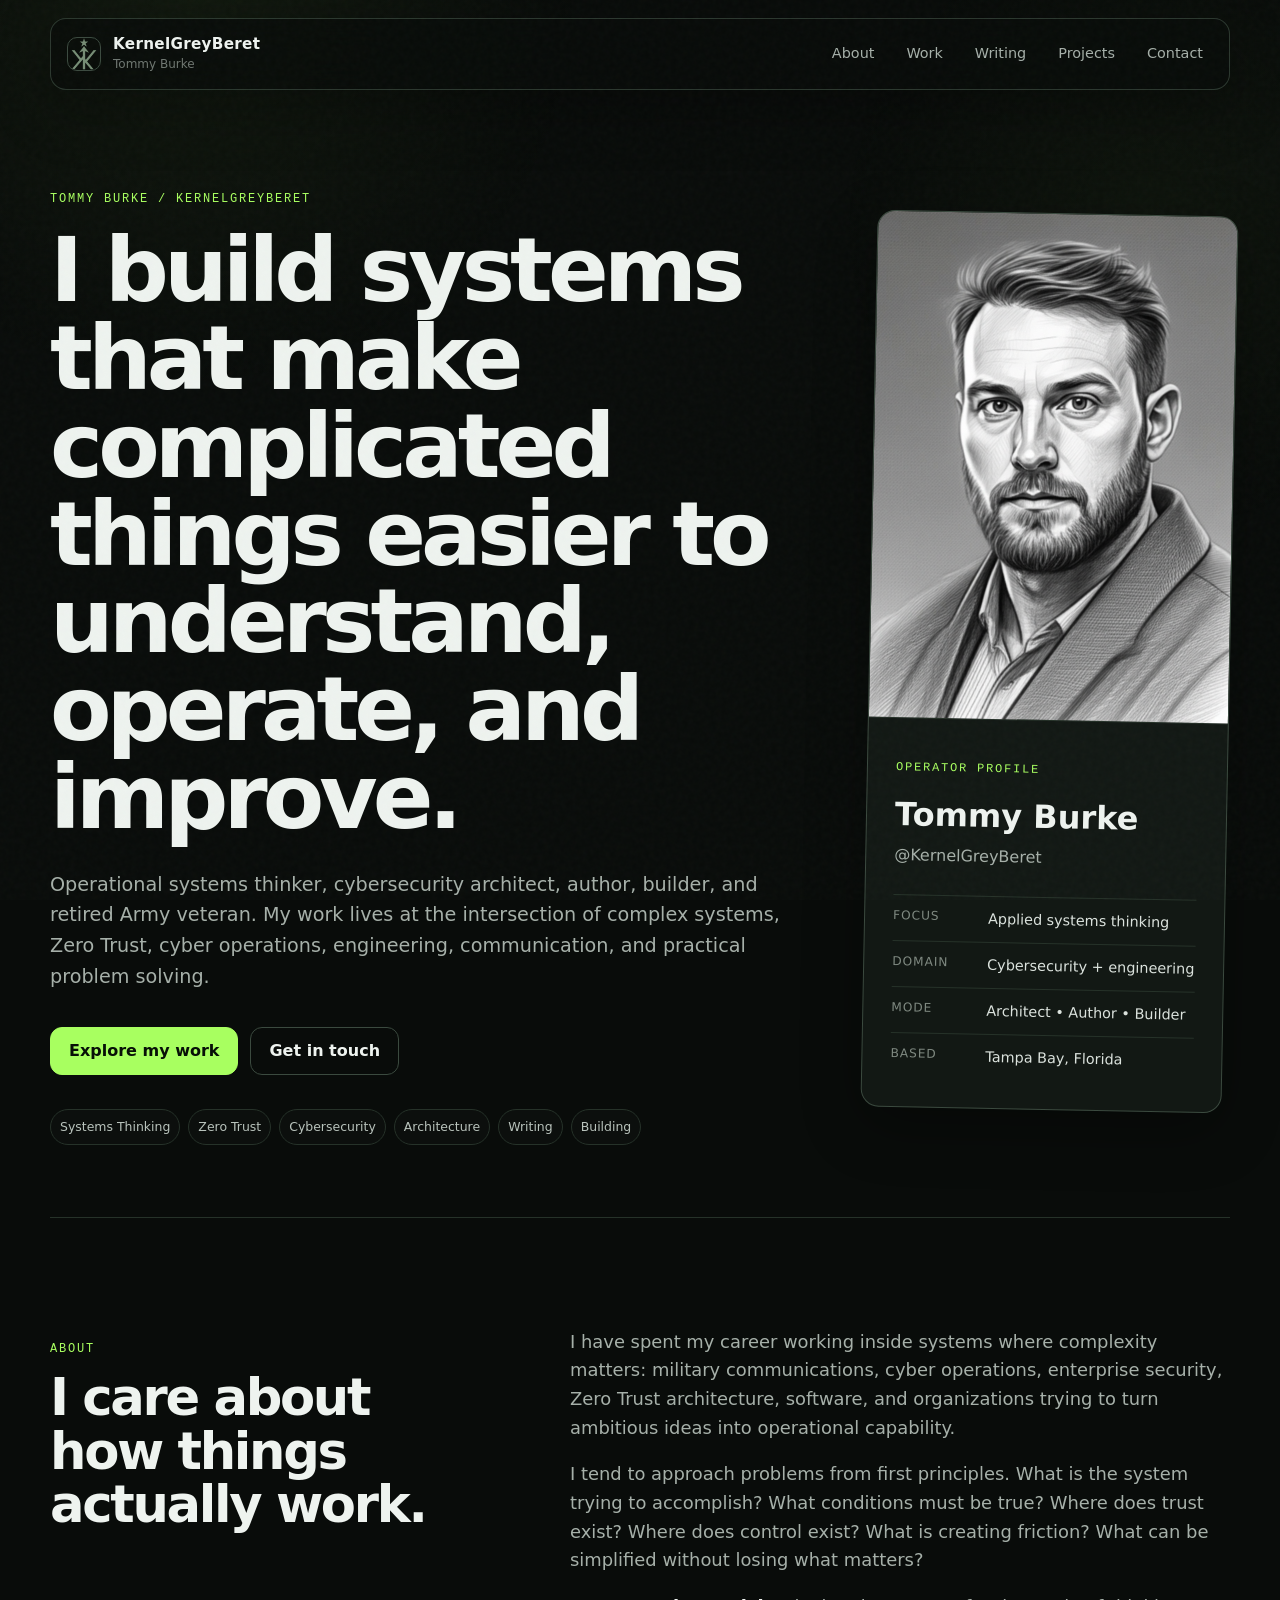
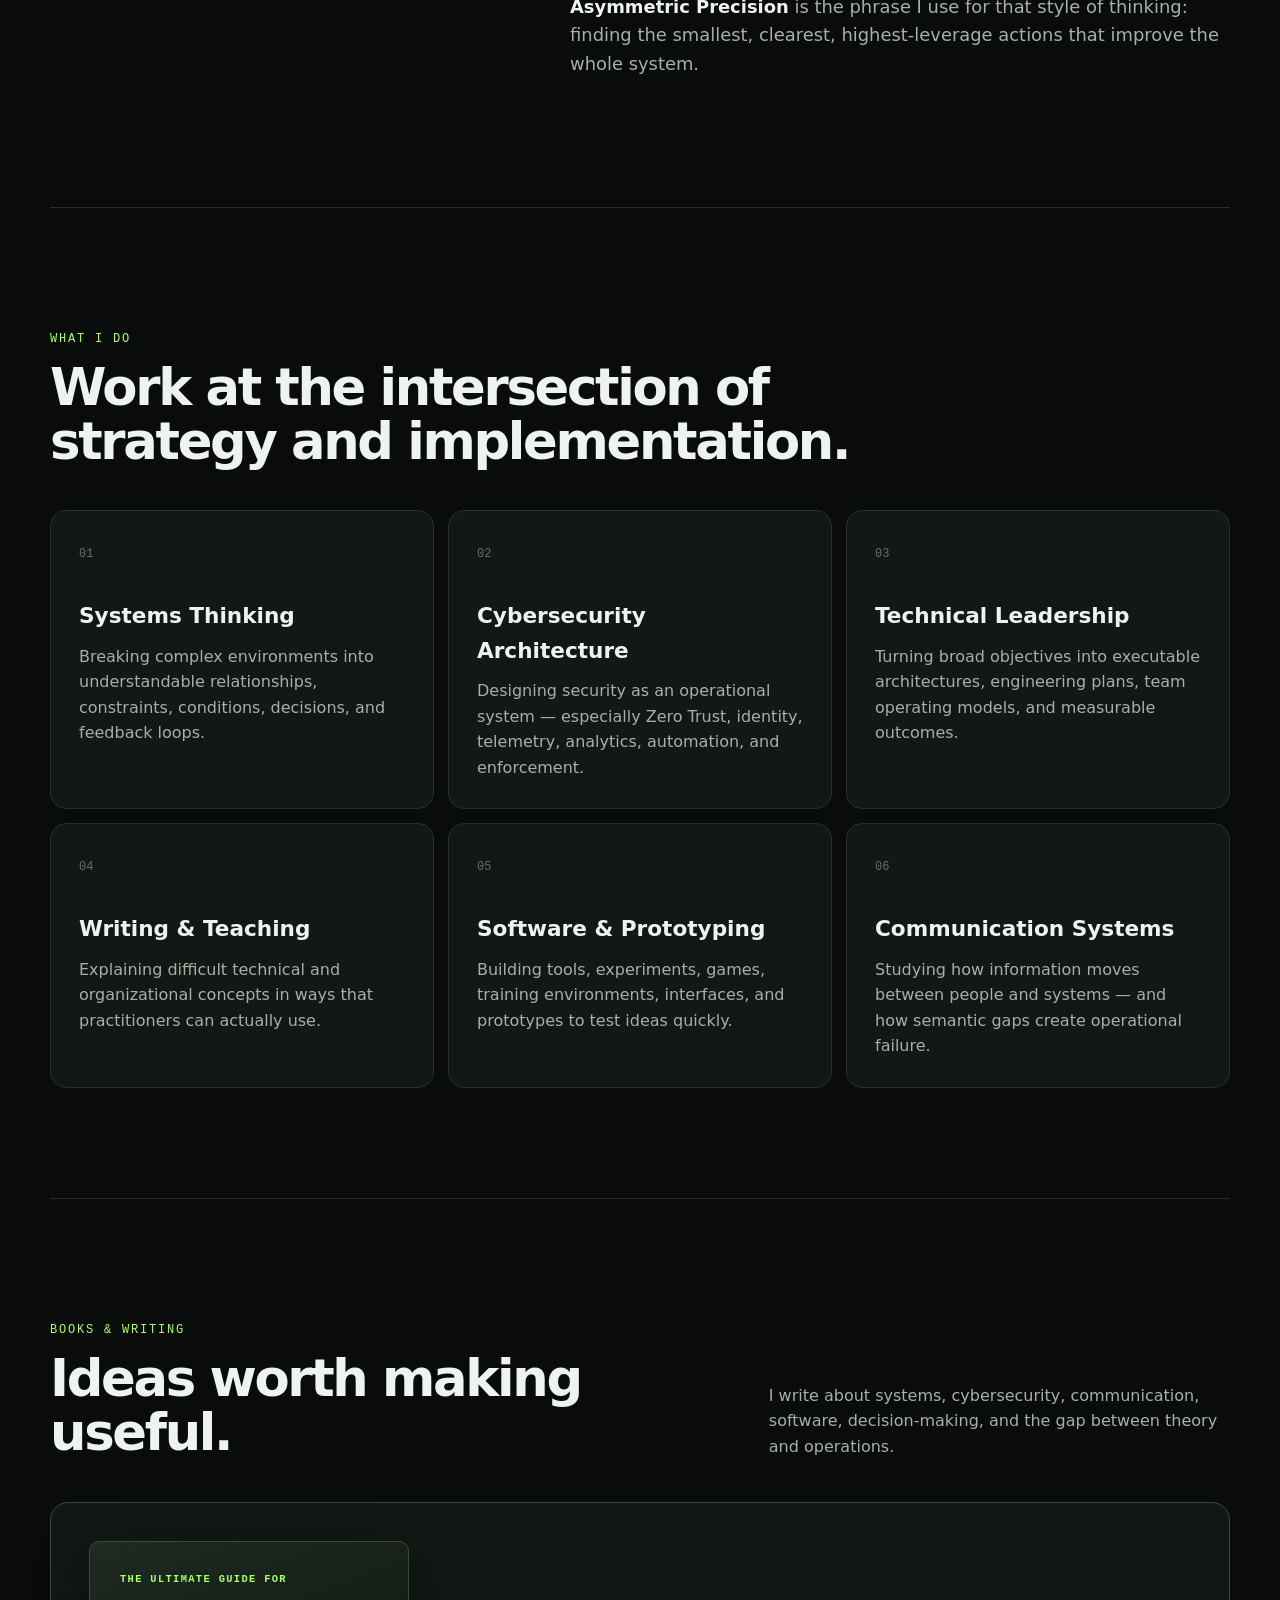
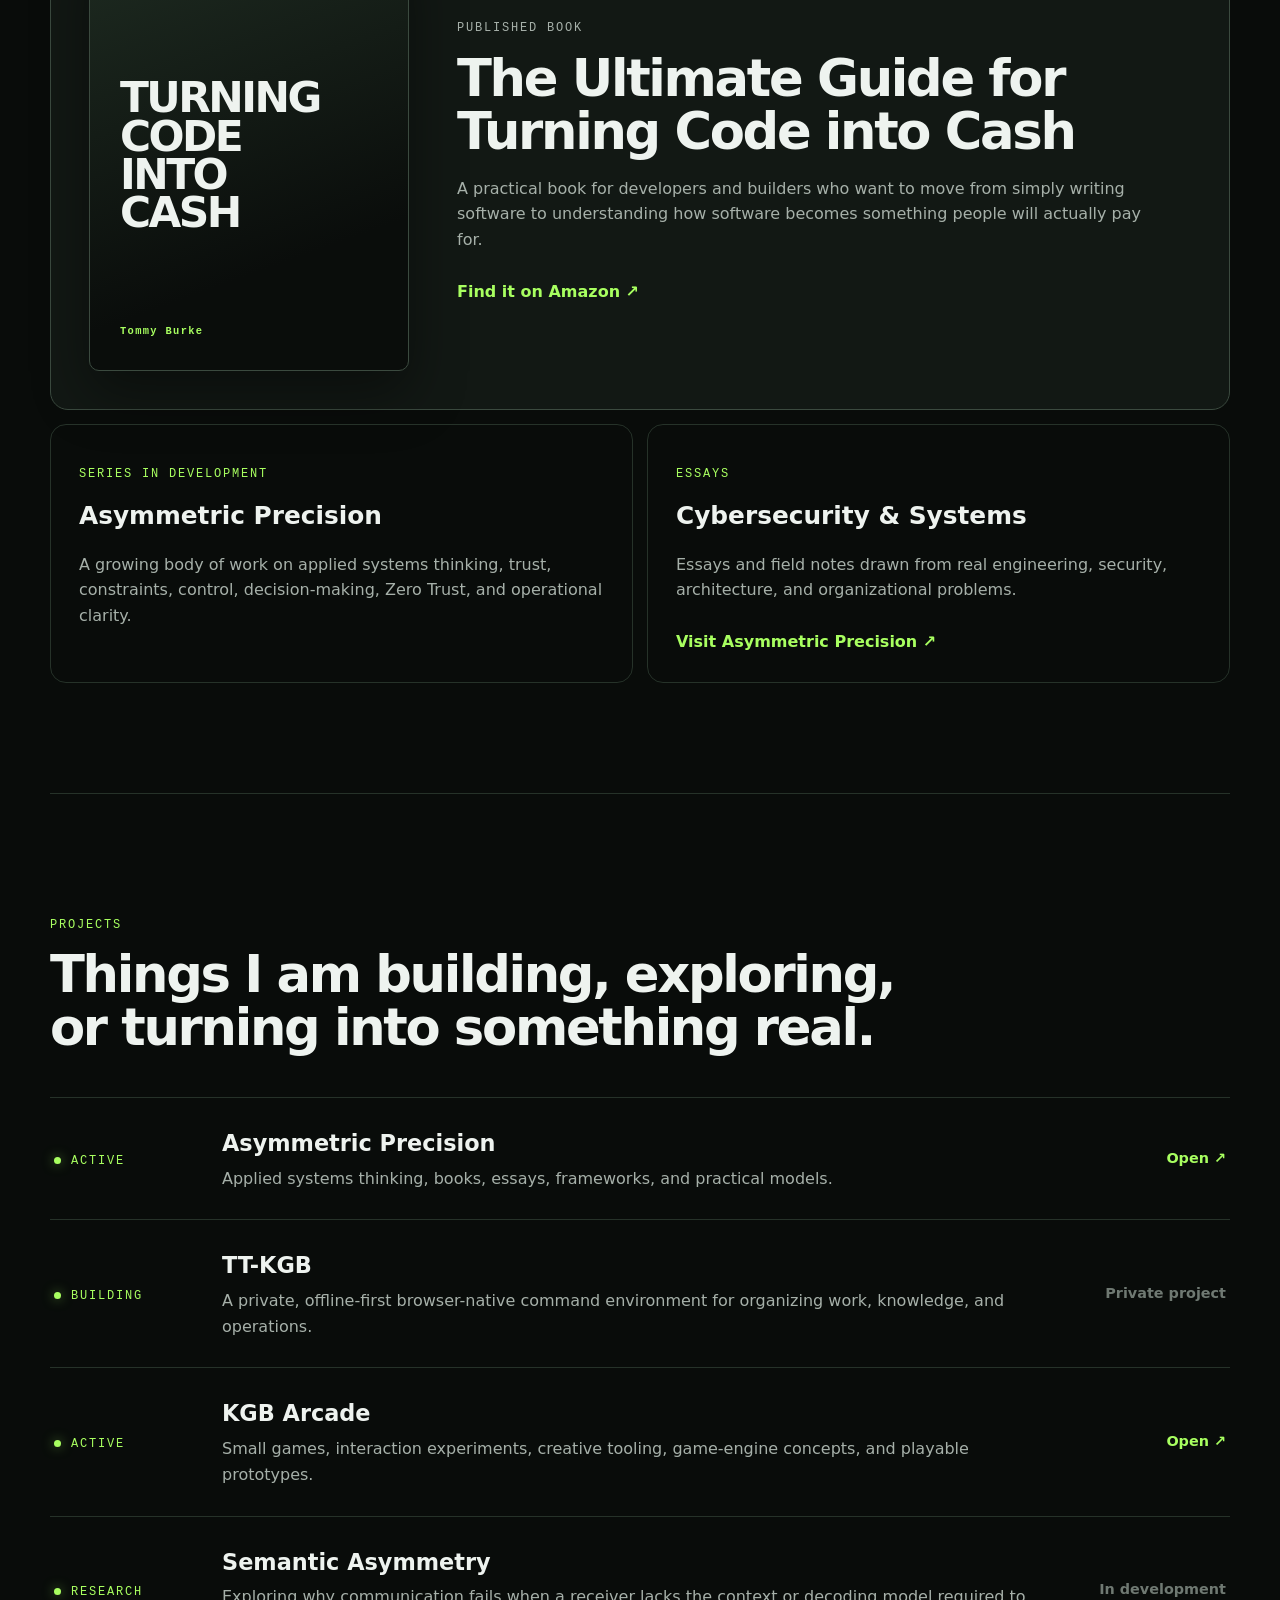
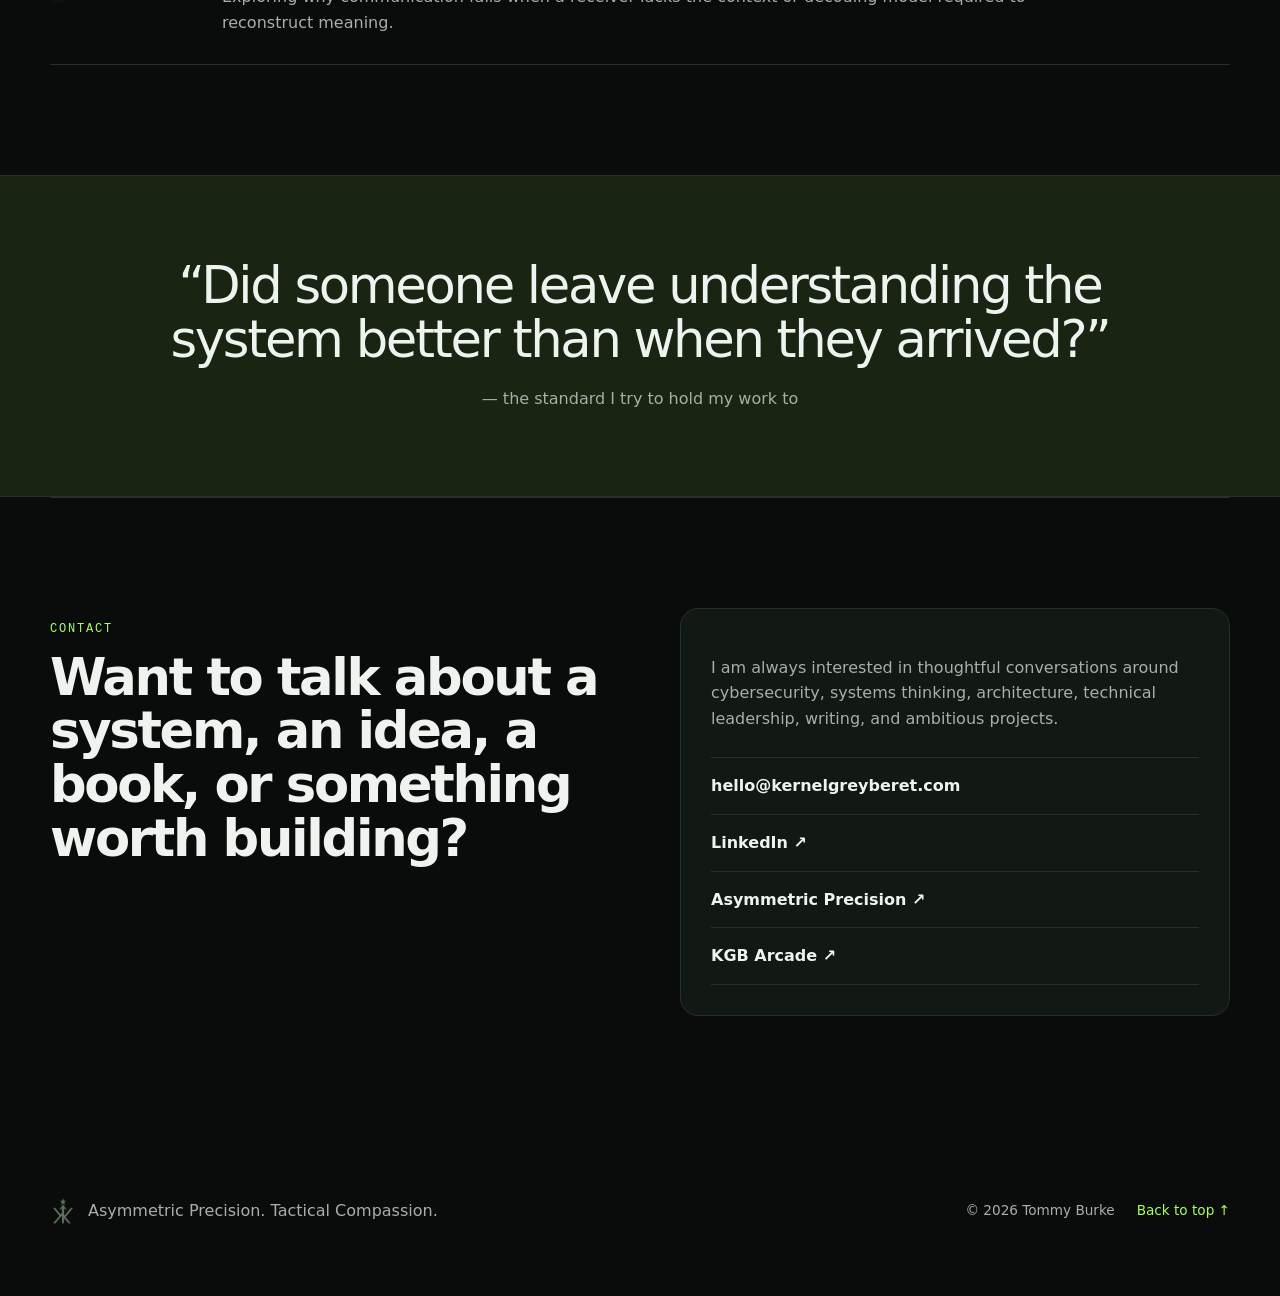
<file: index.html>
<!DOCTYPE html>
<html lang="en">
<head>
  <meta charset="UTF-8" />
  <meta name="viewport" content="width=device-width, initial-scale=1.0" />
  <meta name="description" content="Tommy Burke — KernelGreyBeret. Operational systems thinker, cybersecurity architect, author, builder, and veteran." />
  <meta name="theme-color" content="#0a0d0b" />
  <meta property="og:title" content="Tommy Burke / KernelGreyBeret" />
  <meta property="og:description" content="Operational systems thinker. Cybersecurity architect. Author. Builder." />
  <meta property="og:type" content="website" />
  <meta property="og:url" content="https://kernelgreyberet.com/" />
  <title>Tommy Burke / KernelGreyBeret</title>
  <link rel="icon" href="assets/favicon.png" type="image/png" />
  <link rel="stylesheet" href="assets/styles.css" />
  <script defer src="assets/script.js"></script>
</head>
<body>
  <div class="noise" aria-hidden="true"></div>

  <header class="site-header">
    <a class="brand" href="#top" aria-label="KernelGreyBeret home">
      <img src="assets/sislogo.png" alt="KernelGreyBeret logo" class="brand-mark">
      <span class="brand-copy">
        <strong>KernelGreyBeret</strong>
        <small>Tommy Burke</small>
      </span>
    </a>

    <button class="menu-toggle" type="button" aria-label="Toggle navigation" aria-expanded="false">Menu</button>

    <nav class="site-nav" aria-label="Primary navigation">
      <a href="#about">About</a>
      <a href="#work">Work</a>
      <a href="#writing">Writing</a>
      <a href="#projects">Projects</a>
      <a href="#contact">Contact</a>
    </nav>
  </header>

  <main id="top">
    <section class="hero section-shell">
      <div class="hero-copy">
        <p class="eyebrow">TOMMY BURKE / KERNELGREYBERET</p>
        <h1>I build systems that make complicated things easier to understand, operate, and improve.</h1>
        <p class="hero-lede">
          Operational systems thinker, cybersecurity architect, author, builder, and retired Army veteran.
          My work lives at the intersection of complex systems, Zero Trust, cyber operations, engineering,
          communication, and practical problem solving.
        </p>
        <div class="hero-actions">
          <a class="button button-primary" href="#work">Explore my work</a>
          <a class="button button-secondary" href="#contact">Get in touch</a>
        </div>
        <div class="signal-line" aria-label="Areas of focus">
          <span>Systems Thinking</span>
          <span>Zero Trust</span>
          <span>Cybersecurity</span>
          <span>Architecture</span>
          <span>Writing</span>
          <span>Building</span>
        </div>
      </div>

      <aside class="identity-card" aria-label="Profile summary">
        <div class="avatar-placeholder">
          <img src="assets/tommy-burke.jpg" alt="Tommy Burke" style="width:100%;height:100%;object-fit:cover;" />
        </div>
        <div class="identity-card-body">
          <p class="mono-label">OPERATOR PROFILE</p>
          <h2>Tommy Burke</h2>
          <p class="handle">@KernelGreyBeret</p>
          <dl>
            <div><dt>Focus</dt><dd>Applied systems thinking</dd></div>
            <div><dt>Domain</dt><dd>Cybersecurity + engineering</dd></div>
            <div><dt>Mode</dt><dd>Architect • Author • Builder</dd></div>
            <div><dt>Based</dt><dd>Tampa Bay, Florida</dd></div>
          </dl>
        </div>
      </aside>
    </section>

    <section id="about" class="content-section section-shell two-column">
      <div>
        <p class="eyebrow">ABOUT</p>
        <h2>I care about how things actually work.</h2>
      </div>
      <div class="prose">
        <p>
          I have spent my career working inside systems where complexity matters: military communications,
          cyber operations, enterprise security, Zero Trust architecture, software, and organizations trying
          to turn ambitious ideas into operational capability.
        </p>
        <p>
          I tend to approach problems from first principles. What is the system trying to accomplish? What
          conditions must be true? Where does trust exist? Where does control exist? What is creating friction?
          What can be simplified without losing what matters?
        </p>
        <p>
          <strong>Asymmetric Precision</strong> is the phrase I use for that style of thinking: finding the
          smallest, clearest, highest-leverage actions that improve the whole system.
        </p>
      </div>
    </section>

    <section id="work" class="content-section section-shell">
      <div class="section-heading">
        <p class="eyebrow">WHAT I DO</p>
        <h2>Work at the intersection of strategy and implementation.</h2>
      </div>

      <div class="card-grid">
        <article class="work-card">
          <span class="card-number">01</span>
          <h3>Systems Thinking</h3>
          <p>Breaking complex environments into understandable relationships, constraints, conditions, decisions, and feedback loops.</p>
        </article>
        <article class="work-card">
          <span class="card-number">02</span>
          <h3>Cybersecurity Architecture</h3>
          <p>Designing security as an operational system — especially Zero Trust, identity, telemetry, analytics, automation, and enforcement.</p>
        </article>
        <article class="work-card">
          <span class="card-number">03</span>
          <h3>Technical Leadership</h3>
          <p>Turning broad objectives into executable architectures, engineering plans, team operating models, and measurable outcomes.</p>
        </article>
        <article class="work-card">
          <span class="card-number">04</span>
          <h3>Writing & Teaching</h3>
          <p>Explaining difficult technical and organizational concepts in ways that practitioners can actually use.</p>
        </article>
        <article class="work-card">
          <span class="card-number">05</span>
          <h3>Software & Prototyping</h3>
          <p>Building tools, experiments, games, training environments, interfaces, and prototypes to test ideas quickly.</p>
        </article>
        <article class="work-card">
          <span class="card-number">06</span>
          <h3>Communication Systems</h3>
          <p>Studying how information moves between people and systems — and how semantic gaps create operational failure.</p>
        </article>
      </div>
    </section>

    <section id="writing" class="content-section section-shell">
      <div class="section-heading split-heading">
        <div>
          <p class="eyebrow">BOOKS & WRITING</p>
          <h2>Ideas worth making useful.</h2>
        </div>
        <p>I write about systems, cybersecurity, communication, software, decision-making, and the gap between theory and operations.</p>
      </div>

      <div class="feature-panel">
        <div class="book-cover book-cover-text">
          <span>THE ULTIMATE GUIDE FOR</span>
          <strong>TURNING<br />CODE<br />INTO<br />CASH</strong>
          <small>Tommy Burke</small>
        </div>
        <div class="feature-copy">
          <p class="mono-label">PUBLISHED BOOK</p>
          <h3>The Ultimate Guide for Turning Code into Cash</h3>
          <p>
            A practical book for developers and builders who want to move from simply writing software to
            understanding how software becomes something people will actually pay for.
          </p>
          <div class="inline-actions">
            <a class="text-link" href="https://www.amazon.com/Ultimate-Guide-Turning-Code-into/dp/B0BTKNNZQ3" target="_blank" rel="noopener">Find it on Amazon ↗</a>
          </div>
        </div>
      </div>

      <div class="writing-grid">
        <article>
          <p class="mono-label">SERIES IN DEVELOPMENT</p>
          <h3>Asymmetric Precision</h3>
          <p>A growing body of work on applied systems thinking, trust, constraints, control, decision-making, Zero Trust, and operational clarity.</p>
        </article>
        <article>
          <p class="mono-label">ESSAYS</p>
          <h3>Cybersecurity & Systems</h3>
          <p>Essays and field notes drawn from real engineering, security, architecture, and organizational problems.</p>
          <a class="text-link" href="https://asymmetricprecision.com" target="_blank" rel="noopener">Visit Asymmetric Precision ↗</a>
        </article>
      </div>
    </section>

    <section id="projects" class="content-section section-shell">
      <div class="section-heading">
        <p class="eyebrow">PROJECTS</p>
        <h2>Things I am building, exploring, or turning into something real.</h2>
      </div>

      <div class="project-list">
        <article class="project-row">
          <div><span class="status-dot"></span><span class="mono-label">ACTIVE</span></div>
          <div><h3>Asymmetric Precision</h3><p>Applied systems thinking, books, essays, frameworks, and practical models.</p></div>
          <a href="https://asymmetricprecision.com" target="_blank" rel="noopener">Open ↗</a>
        </article>
        <article class="project-row">
          <div><span class="status-dot"></span><span class="mono-label">BUILDING</span></div>
          <div><h3>TT-KGB</h3><p>A private, offline-first browser-native command environment for organizing work, knowledge, and operations.</p></div>
          <span class="muted-link">Private project</span>
        </article>
        <article class="project-row">
          <div><span class="status-dot"></span><span class="mono-label">ACTIVE</span></div>
          <div><h3>KGB Arcade</h3><p>Small games, interaction experiments, creative tooling, game-engine concepts, and playable prototypes.</p></div>
          <a href="https://kgbarcade.com" target="_blank" rel="noopener">Open ↗</a>
        </article>
        <article class="project-row">
          <div><span class="status-dot"></span><span class="mono-label">RESEARCH</span></div>
          <div><h3>Semantic Asymmetry</h3><p>Exploring why communication fails when a receiver lacks the context or decoding model required to reconstruct meaning.</p></div>
          <span class="muted-link">In development</span>
        </article>
      </div>
    </section>

    <section class="quote-band">
      <div class="section-shell">
        <p>“Did someone leave understanding the system better than when they arrived?”</p>
        <span>— the standard I try to hold my work to</span>
      </div>
    </section>

    <section id="contact" class="content-section section-shell contact-section">
      <div>
        <p class="eyebrow">CONTACT</p>
        <h2>Want to talk about a system, an idea, a book, or something worth building?</h2>
      </div>
      <div class="contact-panel">
        <p>
          I am always interested in thoughtful conversations around cybersecurity, systems thinking,
          architecture, technical leadership, writing, and ambitious projects.
        </p>
        <div class="contact-links">
          <a href="mailto:hello@kernelgreyberet.com">hello@kernelgreyberet.com</a>
          <a href="https://www.linkedin.com/in/tommy-burke" target="_blank" rel="noopener">LinkedIn ↗</a>
          <a href="https://asymmetricprecision.com" target="_blank" rel="noopener">Asymmetric Precision ↗</a>
          <a href="https://kgbarcade.com" target="_blank" rel="noopener">KGB Arcade ↗</a>
        </div>
      </div>
    </section>
  </main>

  <footer class="site-footer section-shell">
    <div class="footer-brand">
  <img src="assets/sislogo.png" alt="" class="footer-mark">
  <span>Asymmetric Precision. Tactical Compassion.</span>
    </div>
    <div class="footer-right">
      <span>© <span id="year"></span> Tommy Burke</span>
      <a href="#top">Back to top ↑</a>
    </div>
  </footer>
</body>
</html>
</file>
<file: assets/styles.css>
:root {
  --bg: #090c0a;
  --bg-soft: #0f1411;
  --panel: #121814;
  --panel-2: #171f1a;
  --line: #263229;
  --line-bright: #3b4a3f;
  --text: #eef3ef;
  --muted: #a6b0a9;
  --accent: #a8ff60;
  --accent-soft: rgba(168, 255, 96, 0.10);
  --max: 1180px;
  --radius: 18px;
  --shadow: 0 18px 60px rgba(0, 0, 0, 0.32);
}

* { box-sizing: border-box; }
html { scroll-behavior: smooth; }
body {
  margin: 0;
  background: var(--bg);
  color: var(--text);
  font-family: Inter, ui-sans-serif, system-ui, -apple-system, BlinkMacSystemFont, "Segoe UI", sans-serif;
  line-height: 1.6;
}
body::before {
  content: "";
  position: fixed;
  inset: 0;
  pointer-events: none;
  background:
    radial-gradient(circle at 15% 0%, rgba(168,255,96,.05), transparent 28%),
    radial-gradient(circle at 90% 25%, rgba(168,255,96,.035), transparent 24%);
  z-index: -2;
}
a { color: inherit; }
img { max-width: 100%; display: block; }
code { color: var(--accent); font-family: "SFMono-Regular", Consolas, "Liberation Mono", monospace; font-size: .92em; }

.noise {
  position: fixed;
  inset: 0;
  pointer-events: none;
  opacity: .035;
  background-image: url("data:image/svg+xml,%3Csvg viewBox='0 0 180 180' xmlns='http://www.w3.org/2000/svg'%3E%3Cfilter id='n'%3E%3CfeTurbulence type='fractalNoise' baseFrequency='.9' numOctaves='3' stitchTiles='stitch'/%3E%3C/filter%3E%3Crect width='100%25' height='100%25' filter='url(%23n)' opacity='.8'/%3E%3C/svg%3E");
  z-index: 99;
}
.section-shell { width: min(calc(100% - 40px), var(--max)); margin-inline: auto; }
.site-header {
  width: min(calc(100% - 40px), var(--max));
  margin: 18px auto 0;
  min-height: 72px;
  display: flex;
  align-items: center;
  justify-content: space-between;
  gap: 24px;
  position: sticky;
  top: 12px;
  z-index: 50;
  padding: 12px 14px 12px 16px;
  border: 1px solid rgba(59,74,63,.7);
  background: rgba(9,12,10,.84);
  backdrop-filter: blur(16px);
  border-radius: 16px;
  box-shadow: var(--shadow);
}
.brand { display: flex; align-items: center; gap: 12px; text-decoration: none; min-width: 0; }
.brand-mark {
  width: 42px; height: 42px; display: grid; place-items: center;
  border: 1px solid var(--line-bright); border-radius: 10px;
  color: var(--accent); font: 700 12px/1 "SFMono-Regular", Consolas, monospace; letter-spacing: .12em;
}
.brand-copy { display: flex; flex-direction: column; line-height: 1.15; }
.brand-copy strong { font-size: .95rem; letter-spacing: .02em; }
.brand-copy small { color: var(--muted); font-size: .75rem; margin-top: 4px; }
.site-nav { display: flex; gap: 8px; flex-wrap: wrap; }
.site-nav a { text-decoration: none; color: var(--muted); font-size: .9rem; padding: 10px 12px; border-radius: 10px; }
.site-nav a:hover { color: var(--text); background: var(--panel); }
.menu-toggle { display: none; }

.hero { min-height: 760px; display: grid; grid-template-columns: minmax(0, 1.55fr) minmax(300px, .75fr); gap: 72px; align-items: center; padding: 88px 0 72px; }
.eyebrow, .mono-label {
  color: var(--accent);
  font-family: "SFMono-Regular", Consolas, "Liberation Mono", monospace;
  font-size: .75rem;
  letter-spacing: .15em;
  text-transform: uppercase;
}
.hero h1 { font-size: clamp(3rem, 7vw, 6.7rem); line-height: .98; letter-spacing: -.055em; margin: 18px 0 28px; max-width: 980px; }
.hero-lede { color: var(--muted); font-size: clamp(1.05rem, 1.5vw, 1.32rem); max-width: 790px; }
.hero-actions { display: flex; gap: 12px; flex-wrap: wrap; margin: 34px 0 34px; }
.button { display: inline-flex; align-items: center; justify-content: center; min-height: 48px; padding: 0 18px; border-radius: 12px; text-decoration: none; font-weight: 700; border: 1px solid var(--line-bright); }
.button-primary { background: var(--accent); color: #071007; border-color: var(--accent); }
.button-primary:hover { filter: brightness(.92); }
.button-secondary:hover { background: var(--panel-2); }
.signal-line { display: flex; gap: 8px; flex-wrap: wrap; }
.signal-line span { color: #b9c3bc; font-size: .78rem; border: 1px solid var(--line); padding: 7px 9px; border-radius: 999px; background: rgba(255,255,255,.015); }
.identity-card { border: 1px solid var(--line-bright); border-radius: var(--radius); overflow: hidden; background: linear-gradient(180deg, rgba(168,255,96,.045), transparent 44%), var(--panel); box-shadow: var(--shadow); transform: rotate(1.1deg); }
.avatar-placeholder { aspect-ratio: 1 / .82; display: grid; place-items: center; align-content: center; border-bottom: 1px solid var(--line); background: repeating-linear-gradient(135deg, #101511 0 10px, #0d120f 10px 20px); }
.avatar-placeholder span { width: 126px; height: 126px; border-radius: 50%; display: grid; place-items: center; border: 1px solid var(--line-bright); color: var(--accent); font: 700 2.1rem/1 "SFMono-Regular", Consolas, monospace; box-shadow: 0 0 0 10px rgba(168,255,96,.025); }
.avatar-placeholder small { margin-top: 18px; color: #778179; font-size: .72rem; }
.identity-card-body { padding: 28px; }
.identity-card-body h2 { margin: 8px 0 0; font-size: 2rem; }
.handle { color: var(--muted); margin-top: 2px; }
dl { margin: 26px 0 0; }
dl div { display: grid; grid-template-columns: 85px 1fr; gap: 10px; padding: 11px 0; border-top: 1px solid var(--line); }
dt { color: #7f8981; font-size: .76rem; text-transform: uppercase; letter-spacing: .08em; }
dd { margin: 0; color: #dbe2dd; font-size: .9rem; }

.content-section { padding: 110px 0; border-top: 1px solid var(--line); }
.two-column { display: grid; grid-template-columns: .8fr 1.2fr; gap: 80px; }
.content-section h2 { font-size: clamp(2.2rem, 4vw, 4.1rem); line-height: 1.05; letter-spacing: -.045em; margin: 12px 0 0; }
.prose { color: var(--muted); font-size: 1.12rem; max-width: 760px; }
.prose p:first-child { margin-top: 0; }
.prose strong { color: var(--text); }
.section-heading { margin-bottom: 42px; max-width: 900px; }
.split-heading { max-width: none; display: grid; grid-template-columns: 1fr .7fr; gap: 60px; align-items: end; }
.split-heading > p { color: var(--muted); margin: 0; }
.card-grid { display: grid; grid-template-columns: repeat(3, 1fr); gap: 14px; }
.work-card { min-height: 250px; padding: 28px; border: 1px solid var(--line); border-radius: 16px; background: var(--panel); transition: transform .2s ease, border-color .2s ease, background .2s ease; }
.work-card:hover { transform: translateY(-4px); border-color: var(--line-bright); background: var(--panel-2); }
.card-number { font-family: "SFMono-Regular", Consolas, monospace; font-size: .75rem; color: #667168; }
.work-card h3 { font-size: 1.35rem; margin: 34px 0 10px; }
.work-card p { color: var(--muted); margin: 0; }

.feature-panel { display: grid; grid-template-columns: 320px 1fr; gap: 48px; align-items: center; padding: 38px; border: 1px solid var(--line-bright); border-radius: var(--radius); background: var(--panel); }
.book-cover { min-height: 430px; border-radius: 10px; box-shadow: 0 22px 55px rgba(0,0,0,.42); }
.book-cover-text { padding: 30px; display: flex; flex-direction: column; justify-content: space-between; background: linear-gradient(160deg, #1e2b21, #0a0d0b 72%); border: 1px solid var(--line-bright); }
.book-cover-text span, .book-cover-text small { color: var(--accent); font: 700 .65rem/1.5 "SFMono-Regular", Consolas, monospace; letter-spacing: .13em; }
.book-cover-text strong { font-size: 2.65rem; line-height: .9; letter-spacing: -.06em; }
.feature-copy h3 { font-size: clamp(2rem, 4vw, 3.6rem); line-height: 1.03; margin: 14px 0 18px; letter-spacing: -.045em; }
.feature-copy p { color: var(--muted); max-width: 690px; }
.text-link { display: inline-block; margin-top: 10px; color: var(--accent); text-decoration: none; font-weight: 700; }
.text-link:hover { text-decoration: underline; }
.writing-grid { display: grid; grid-template-columns: 1fr 1fr; gap: 14px; margin-top: 14px; }
.writing-grid article { padding: 28px; border: 1px solid var(--line); border-radius: 16px; }
.writing-grid h3 { font-size: 1.55rem; margin: 8px 0; }
.writing-grid p:not(.mono-label) { color: var(--muted); }

.project-list { border-top: 1px solid var(--line); }
.project-row { display: grid; grid-template-columns: 140px 1fr 150px; gap: 28px; align-items: center; padding: 28px 4px; border-bottom: 1px solid var(--line); }
.project-row h3 { margin: 0 0 4px; font-size: 1.4rem; }
.project-row p { margin: 0; color: var(--muted); }
.project-row > a, .muted-link { justify-self: end; text-decoration: none; color: var(--accent); font-weight: 700; font-size: .9rem; }
.muted-link { color: #6f7972; }
.status-dot { display: inline-block; width: 7px; height: 7px; border-radius: 50%; background: var(--accent); margin-right: 10px; box-shadow: 0 0 12px rgba(168,255,96,.5); }
.quote-band { border-top: 1px solid var(--line); border-bottom: 1px solid var(--line); background: var(--accent-soft); }
.quote-band .section-shell { min-height: 320px; display: flex; flex-direction: column; align-items: center; justify-content: center; text-align: center; }
.quote-band p { max-width: 980px; margin: 0; font-size: clamp(2rem, 4vw, 4.5rem); line-height: 1.05; letter-spacing: -.045em; }
.quote-band span { margin-top: 20px; color: var(--muted); }
.contact-section { display: grid; grid-template-columns: 1fr 1fr; gap: 80px; align-items: start; }
.contact-panel { padding: 30px; border: 1px solid var(--line); border-radius: var(--radius); background: var(--panel); }
.contact-panel > p { color: var(--muted); }
.contact-links { display: grid; margin-top: 26px; border-top: 1px solid var(--line); }
.contact-links a { text-decoration: none; padding: 15px 0; border-bottom: 1px solid var(--line); font-weight: 700; }
.contact-links a:hover { color: var(--accent); }
.contact-note { font-size: .76rem; margin-top: 24px; }
.site-footer { min-height: 170px; display: flex; align-items: center; justify-content: space-between; gap: 24px; color: var(--muted); }
.site-footer strong { color: var(--text); }
.site-footer p { margin: 3px 0 0; font-size: .85rem; }
.footer-right { display: flex; gap: 22px; align-items: center; font-size: .85rem; }
.footer-right a { text-decoration: none; color: var(--accent); }

@media (max-width: 940px) {
  .site-header { align-items: center; }
  .menu-toggle { display: inline-flex; background: transparent; border: 1px solid var(--line-bright); color: var(--text); border-radius: 10px; padding: 9px 12px; }
  .site-nav { display: none; position: absolute; top: calc(100% + 8px); right: 0; left: 0; padding: 12px; background: var(--bg-soft); border: 1px solid var(--line-bright); border-radius: 14px; box-shadow: var(--shadow); }
  .site-nav.open { display: grid; }
  .site-nav a { padding: 12px; }
  .hero { grid-template-columns: 1fr; min-height: auto; gap: 40px; padding-top: 86px; }
  .identity-card { max-width: 540px; transform: none; }
  .two-column, .split-heading, .contact-section { grid-template-columns: 1fr; gap: 34px; }
  .card-grid { grid-template-columns: repeat(2, 1fr); }
  .feature-panel { grid-template-columns: 240px 1fr; gap: 30px; }
  .book-cover { min-height: 350px; }
  .book-cover-text strong { font-size: 2rem; }
}

@media (max-width: 680px) {
  .section-shell, .site-header { width: min(calc(100% - 24px), var(--max)); }
  .site-header { top: 8px; margin-top: 10px; }
  .brand-copy strong { font-size: .85rem; }
  .hero { padding: 68px 0 60px; }
  .hero h1 { font-size: clamp(2.75rem, 14vw, 4.5rem); }
  .content-section { padding: 78px 0; }
  .card-grid, .writing-grid { grid-template-columns: 1fr; }
  .feature-panel { grid-template-columns: 1fr; padding: 22px; }
  .book-cover { max-width: 300px; width: 100%; margin: 0 auto; }
  .project-row { grid-template-columns: 1fr; gap: 10px; padding: 24px 2px; }
  .project-row > a, .muted-link { justify-self: start; }
  .quote-band .section-shell { min-height: 260px; }
  .site-footer { align-items: flex-start; flex-direction: column; justify-content: center; }
  .footer-right { flex-direction: column; align-items: flex-start; gap: 8px; }
}

.brand {
  display: flex;
  align-items: center;
  gap: 0.75rem;
  text-decoration: none;
}

.brand-mark {
  width: 34px;
  height: 34px;
  object-fit: contain;
}

.brand small {
  opacity: 0.65;
}

.footer-brand {
  display: flex;
  align-items: center;
  gap: 0.75rem;
}

.footer-mark {
  width: 26px;
  height: 26px;
  opacity: 0.8;
}
</file>
